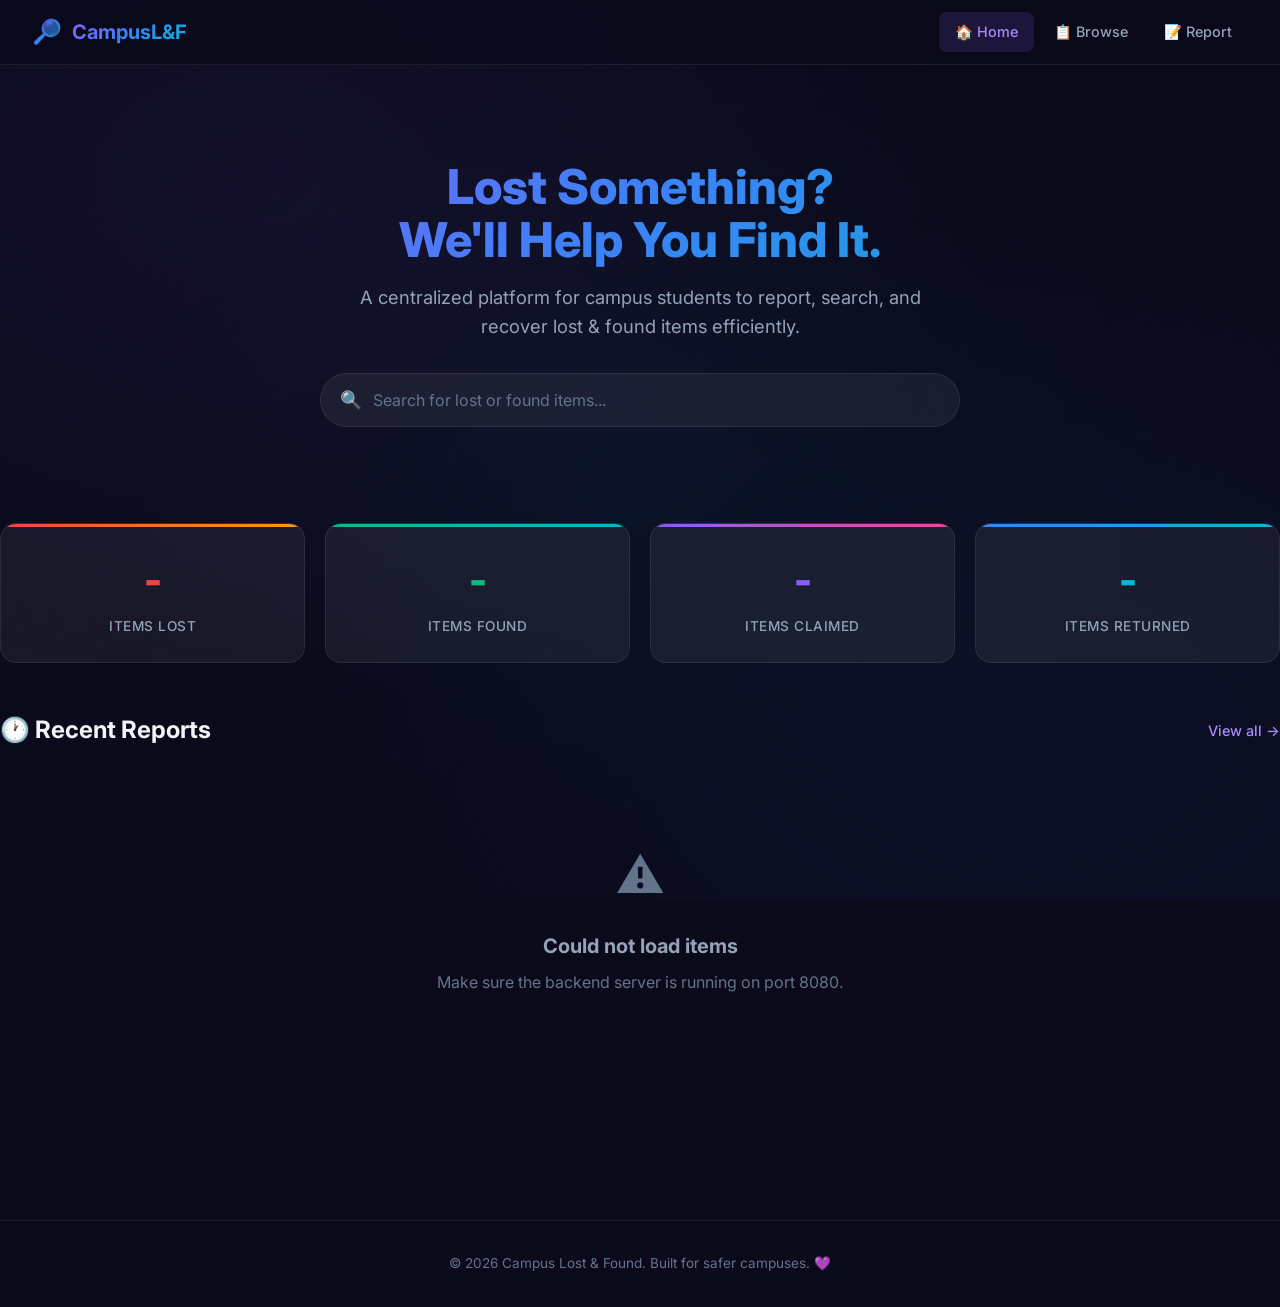
<file: frontend/index.html>
<!DOCTYPE html>
<html lang="en">
<head>
    <meta charset="UTF-8">
    <meta name="viewport" content="width=device-width, initial-scale=1.0">
    <meta name="description" content="Campus Lost and Found — Report, search, and recover lost items on campus">
    <title>Campus Lost & Found</title>
    <link rel="stylesheet" href="style.css">
</head>
<body>

    <!-- Navigation -->
    <nav class="navbar">
        <div class="navbar-inner">
            <a href="index.html" class="navbar-brand">
                <span class="icon">🔎</span>
                <span>CampusL&F</span>
            </a>
            <button class="nav-toggle" aria-label="Toggle navigation">☰</button>
            <ul class="nav-links">
                <li><a href="index.html" class="active">🏠 Home</a></li>
                <li><a href="browse.html">📋 Browse</a></li>
                <li><a href="report.html">📝 Report</a></li>
            </ul>
        </div>
    </nav>

    <div class="container page-content">
        <!-- Hero -->
        <section class="hero">
            <h1>Lost Something?<br>We'll Help You Find It.</h1>
            <p>A centralized platform for campus students to report, search, and recover lost & found items efficiently.</p>

            <form class="search-bar" onsubmit="heroSearch(event)">
                <span class="search-icon">🔍</span>
                <input type="text" id="hero-search-input" placeholder="Search for lost or found items..." autocomplete="off">
            </form>
        </section>

        <!-- Stats -->
        <section class="stats-grid">
            <div class="stat-card lost">
                <div class="stat-number" id="stat-lost">-</div>
                <div class="stat-label">Items Lost</div>
            </div>
            <div class="stat-card found">
                <div class="stat-number" id="stat-found">-</div>
                <div class="stat-label">Items Found</div>
            </div>
            <div class="stat-card claimed">
                <div class="stat-number" id="stat-claimed">-</div>
                <div class="stat-label">Items Claimed</div>
            </div>
            <div class="stat-card returned">
                <div class="stat-number" id="stat-returned">-</div>
                <div class="stat-label">Items Returned</div>
            </div>
        </section>

        <!-- Recent Items -->
        <section>
            <div class="section-header">
                <h2>🕐 Recent Reports</h2>
                <a href="browse.html">View all →</a>
            </div>
            <div class="items-grid" id="recent-items-grid">
                <div class="loading"><div class="spinner"></div></div>
            </div>
        </section>
    </div>

    <!-- Footer -->
    <footer class="footer">
        <p>© 2026 Campus Lost & Found. Built for safer campuses. 💜</p>
    </footer>

    <script src="app.js"></script>
    <script>
        document.addEventListener('DOMContentLoaded', () => {
            loadStats();
            loadRecentItems();
        });
    </script>
</body>
</html>
</file>
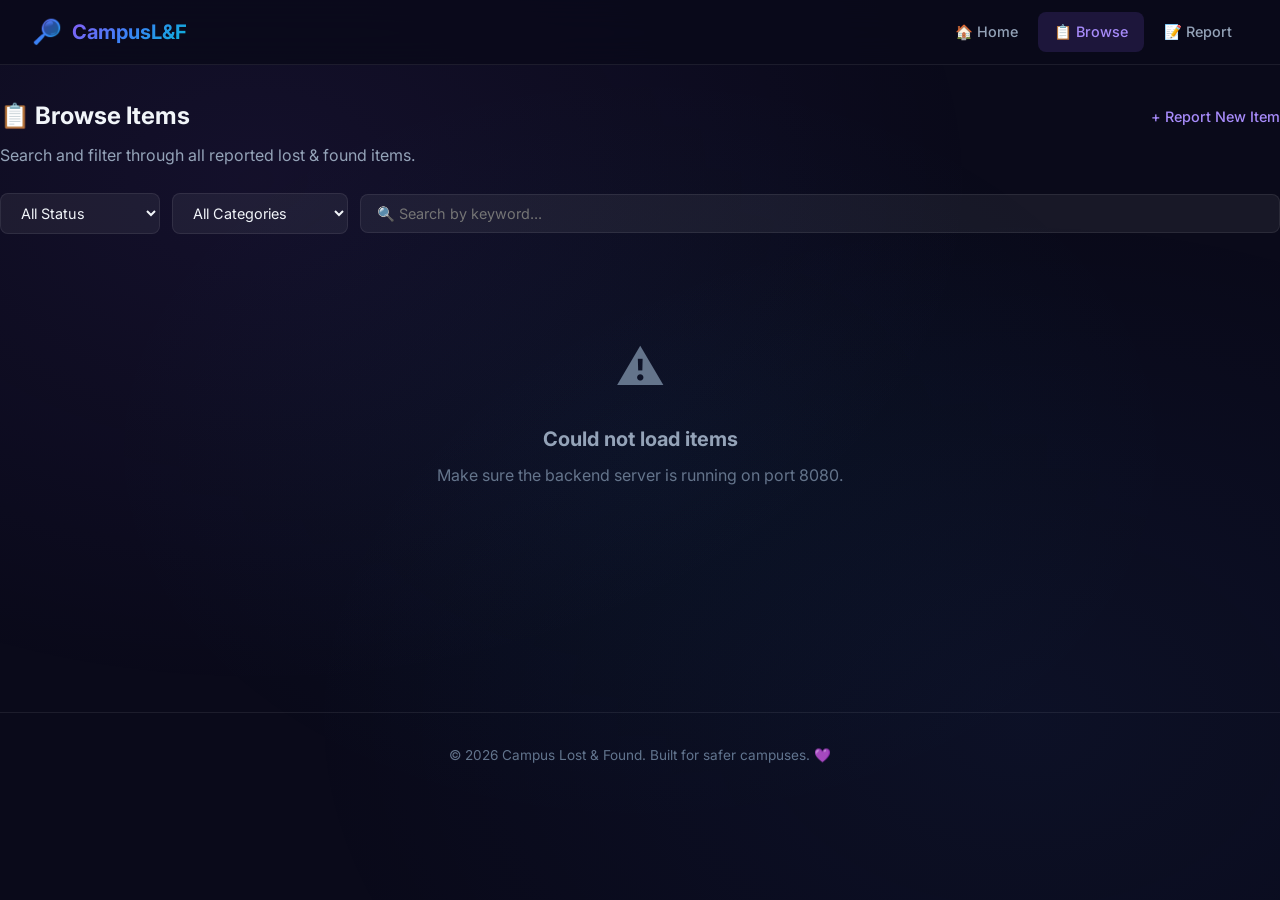
<file: frontend/browse.html>
<!DOCTYPE html>
<html lang="en">
<head>
    <meta charset="UTF-8">
    <meta name="viewport" content="width=device-width, initial-scale=1.0">
    <meta name="description" content="Browse and search for lost and found items on campus">
    <title>Browse Items — Campus Lost & Found</title>
    <link rel="stylesheet" href="style.css">
</head>
<body>

    <!-- Navigation -->
    <nav class="navbar">
        <div class="navbar-inner">
            <a href="index.html" class="navbar-brand">
                <span class="icon">🔎</span>
                <span>CampusL&F</span>
            </a>
            <button class="nav-toggle" aria-label="Toggle navigation">☰</button>
            <ul class="nav-links">
                <li><a href="index.html">🏠 Home</a></li>
                <li><a href="browse.html" class="active">📋 Browse</a></li>
                <li><a href="report.html">📝 Report</a></li>
            </ul>
        </div>
    </nav>

    <div class="container page-content">
        <div class="section-header" style="margin-bottom:0.5rem;">
            <h2>📋 Browse Items</h2>
            <a href="report.html">+ Report New Item</a>
        </div>
        <p style="color: var(--text-secondary); margin-bottom: 1.5rem;">Search and filter through all reported lost & found items.</p>

        <!-- Filters -->
        <div class="filter-bar">
            <select id="filter-status" onchange="loadBrowseItems()">
                <option value="">All Status</option>
                <option value="LOST">❌ Lost</option>
                <option value="FOUND">✅ Found</option>
                <option value="CLAIMED">🙋 Claimed</option>
                <option value="RETURNED">🔄 Returned</option>
            </select>
            <select id="filter-category" onchange="loadBrowseItems()">
                <option value="">All Categories</option>
                <option value="Electronics">📱 Electronics</option>
                <option value="Bags">🎒 Bags</option>
                <option value="Documents">📄 Documents</option>
                <option value="Keys">🔑 Keys</option>
                <option value="Clothing">👕 Clothing</option>
                <option value="Personal Items">🧴 Personal Items</option>
                <option value="Books">📚 Books</option>
                <option value="Accessories">⌚ Accessories</option>
                <option value="Other">📦 Other</option>
            </select>
            <input type="text" id="filter-keyword" placeholder="🔍 Search by keyword..."
                   oninput="debounceSearch()" style="flex:1; min-width:200px;">
        </div>

        <!-- Items Grid -->
        <div class="items-grid" id="browse-items-grid">
            <div class="loading"><div class="spinner"></div></div>
        </div>
    </div>

    <footer class="footer">
        <p>© 2026 Campus Lost & Found. Built for safer campuses. 💜</p>
    </footer>

    <script src="app.js"></script>
    <script>
        let searchTimeout;
        function debounceSearch() {
            clearTimeout(searchTimeout);
            searchTimeout = setTimeout(loadBrowseItems, 400);
        }

        document.addEventListener('DOMContentLoaded', () => {
            // Pre-fill keyword from URL if coming from hero search
            const urlKeyword = getQueryParam('keyword');
            if (urlKeyword) {
                document.getElementById('filter-keyword').value = urlKeyword;
            }
            loadBrowseItems();
        });
    </script>
</body>
</html>
</file>
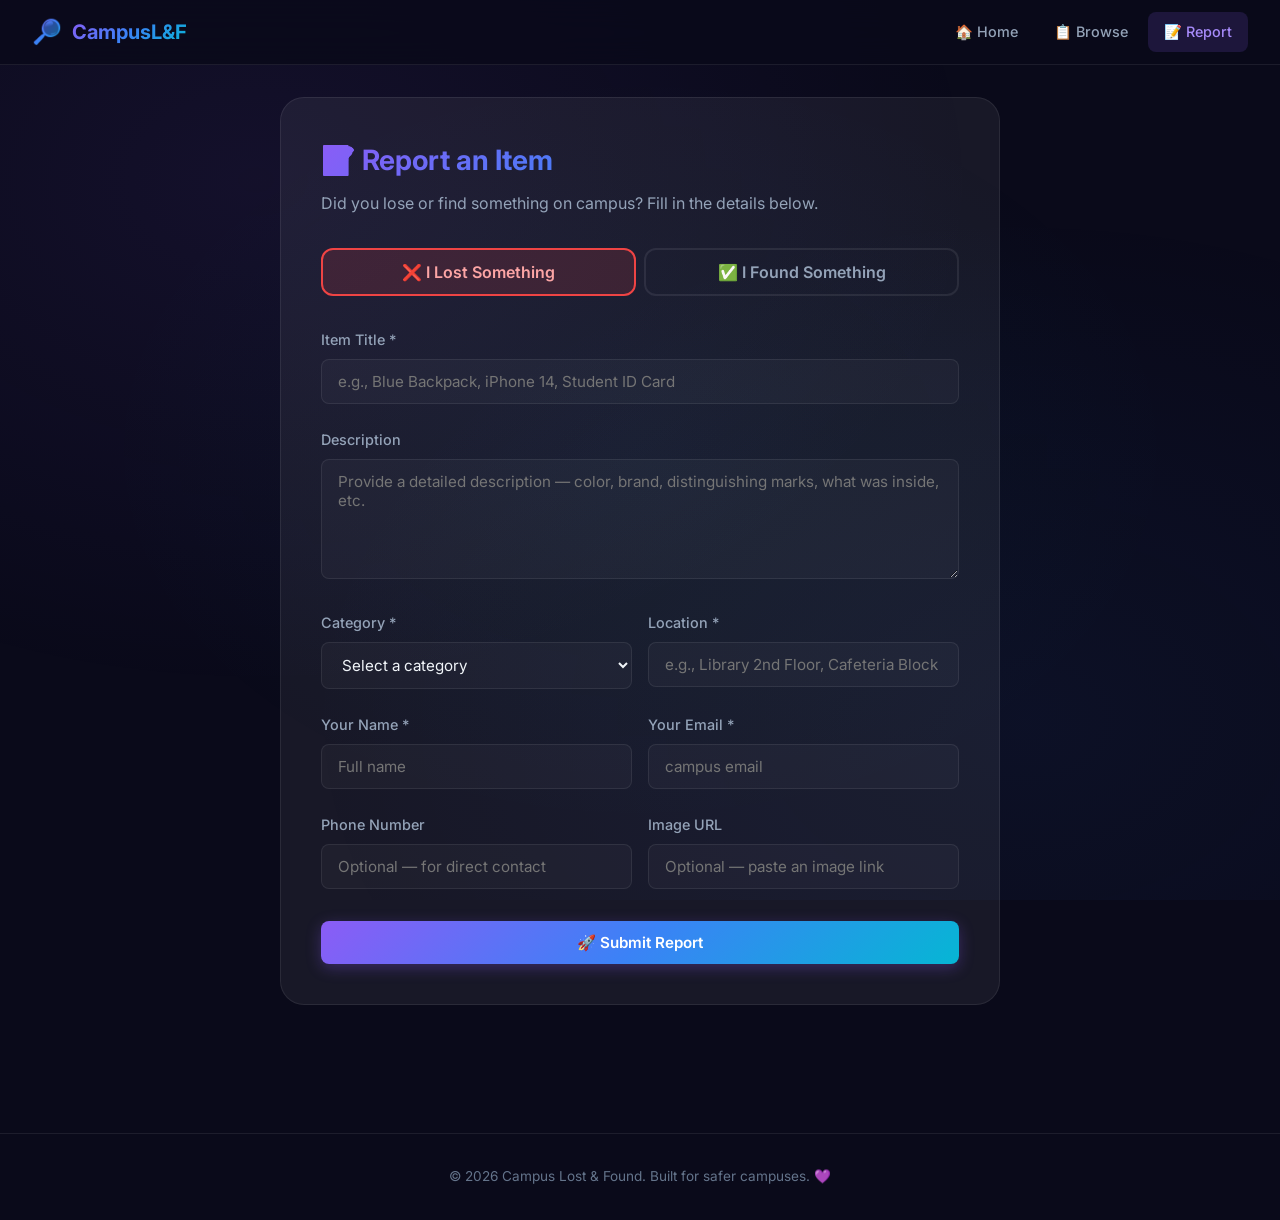
<file: frontend/report.html>
<!DOCTYPE html>
<html lang="en">
<head>
    <meta charset="UTF-8">
    <meta name="viewport" content="width=device-width, initial-scale=1.0">
    <meta name="description" content="Report a lost or found item on campus">
    <title>Report Item — Campus Lost & Found</title>
    <link rel="stylesheet" href="style.css">
</head>
<body>

    <!-- Navigation -->
    <nav class="navbar">
        <div class="navbar-inner">
            <a href="index.html" class="navbar-brand">
                <span class="icon">🔎</span>
                <span>CampusL&F</span>
            </a>
            <button class="nav-toggle" aria-label="Toggle navigation">☰</button>
            <ul class="nav-links">
                <li><a href="index.html">🏠 Home</a></li>
                <li><a href="browse.html">📋 Browse</a></li>
                <li><a href="report.html" class="active">📝 Report</a></li>
            </ul>
        </div>
    </nav>

    <div class="container page-content">
        <div class="form-container">
            <div class="form-card fade-in-up">
                <h2>📝 Report an Item</h2>
                <p class="form-subtitle">Did you lose or find something on campus? Fill in the details below.</p>

                <!-- Status Toggle -->
                <div class="status-toggle">
                    <button type="button" id="toggle-lost" class="active-lost" onclick="setReportType('LOST')">❌ I Lost Something</button>
                    <button type="button" id="toggle-found" onclick="setReportType('FOUND')">✅ I Found Something</button>
                </div>

                <form id="report-form" onsubmit="submitReport(event)">
                    <div class="form-group">
                        <label for="item-title">Item Title *</label>
                        <input type="text" id="item-title" required placeholder="e.g., Blue Backpack, iPhone 14, Student ID Card">
                    </div>

                    <div class="form-group">
                        <label for="item-description">Description</label>
                        <textarea id="item-description" placeholder="Provide a detailed description — color, brand, distinguishing marks, what was inside, etc."></textarea>
                    </div>

                    <div class="form-row">
                        <div class="form-group">
                            <label for="item-category">Category *</label>
                            <select id="item-category" required>
                                <option value="">Select a category</option>
                                <option value="Electronics">📱 Electronics</option>
                                <option value="Bags">🎒 Bags</option>
                                <option value="Documents">📄 Documents</option>
                                <option value="Keys">🔑 Keys</option>
                                <option value="Clothing">👕 Clothing</option>
                                <option value="Personal Items">🧴 Personal Items</option>
                                <option value="Books">📚 Books</option>
                                <option value="Accessories">⌚ Accessories</option>
                                <option value="Other">📦 Other</option>
                            </select>
                        </div>
                        <div class="form-group">
                            <label for="item-location">Location *</label>
                            <input type="text" id="item-location" required placeholder="e.g., Library 2nd Floor, Cafeteria Block A">
                        </div>
                    </div>

                    <div class="form-row">
                        <div class="form-group">
                            <label for="reporter-name">Your Name *</label>
                            <input type="text" id="reporter-name" required placeholder="Full name">
                        </div>
                        <div class="form-group">
                            <label for="reporter-email">Your Email *</label>
                            <input type="email" id="reporter-email" required placeholder="campus email">
                        </div>
                    </div>

                    <div class="form-row">
                        <div class="form-group">
                            <label for="reporter-phone">Phone Number</label>
                            <input type="tel" id="reporter-phone" placeholder="Optional — for direct contact">
                        </div>
                        <div class="form-group">
                            <label for="item-image-url">Image URL</label>
                            <input type="url" id="item-image-url" placeholder="Optional — paste an image link">
                        </div>
                    </div>

                    <button type="submit" class="btn btn-primary btn-block" style="margin-top:0.5rem;">
                        🚀 Submit Report
                    </button>
                </form>
            </div>
        </div>
    </div>

    <footer class="footer">
        <p>© 2026 Campus Lost & Found. Built for safer campuses. 💜</p>
    </footer>

    <script src="app.js"></script>
    <script>
        function setReportType(type) {
            const lostBtn = document.getElementById('toggle-lost');
            const foundBtn = document.getElementById('toggle-found');
            lostBtn.className = type === 'LOST' ? 'active-lost' : '';
            foundBtn.className = type === 'FOUND' ? 'active-found' : '';
        }
    </script>
</body>
</html>
</file>
<file: frontend/style.css>
/* ==========================================
   Campus Lost & Found — Global Stylesheet
   Modern dark theme with glassmorphism
   ========================================== */

@import url('https://fonts.googleapis.com/css2?family=Inter:wght@300;400;500;600;700;800&display=swap');

/* ---------- CSS Variables ---------- */
:root {
    --bg-primary: #0a0a1a;
    --bg-secondary: #12122a;
    --bg-card: rgba(255, 255, 255, 0.04);
    --bg-glass: rgba(255, 255, 255, 0.06);
    --bg-glass-hover: rgba(255, 255, 255, 0.1);
    --border-glass: rgba(255, 255, 255, 0.08);
    --border-active: rgba(139, 92, 246, 0.5);

    --text-primary: #f1f5f9;
    --text-secondary: #94a3b8;
    --text-muted: #64748b;

    --accent-purple: #8b5cf6;
    --accent-purple-light: #a78bfa;
    --accent-blue: #3b82f6;
    --accent-cyan: #06b6d4;
    --accent-green: #10b981;
    --accent-orange: #f59e0b;
    --accent-red: #ef4444;
    --accent-pink: #ec4899;

    --gradient-hero: linear-gradient(135deg, #8b5cf6 0%, #3b82f6 50%, #06b6d4 100%);
    --gradient-card: linear-gradient(135deg, rgba(139,92,246,0.1), rgba(59,130,246,0.05));
    --gradient-lost: linear-gradient(135deg, #ef4444, #f59e0b);
    --gradient-found: linear-gradient(135deg, #10b981, #06b6d4);

    --shadow-sm: 0 2px 8px rgba(0,0,0,0.3);
    --shadow-md: 0 4px 20px rgba(0,0,0,0.4);
    --shadow-lg: 0 8px 40px rgba(0,0,0,0.5);
    --shadow-glow: 0 0 30px rgba(139,92,246,0.15);

    --radius-sm: 8px;
    --radius-md: 12px;
    --radius-lg: 16px;
    --radius-xl: 24px;

    --transition-fast: 0.15s ease;
    --transition-normal: 0.3s ease;
    --transition-slow: 0.5s ease;
}

/* ---------- Reset & Base ---------- */
*, *::before, *::after {
    margin: 0;
    padding: 0;
    box-sizing: border-box;
}

html {
    scroll-behavior: smooth;
    font-size: 16px;
}

body {
    font-family: 'Inter', -apple-system, BlinkMacSystemFont, sans-serif;
    background: var(--bg-primary);
    color: var(--text-primary);
    line-height: 1.6;
    min-height: 100vh;
    overflow-x: hidden;
}

body::before {
    content: '';
    position: fixed;
    top: 0;
    left: 0;
    width: 100%;
    height: 100%;
    background:
        radial-gradient(ellipse at 20% 20%, rgba(139,92,246,0.08) 0%, transparent 50%),
        radial-gradient(ellipse at 80% 80%, rgba(59,130,246,0.06) 0%, transparent 50%),
        radial-gradient(ellipse at 50% 50%, rgba(6,182,212,0.04) 0%, transparent 60%);
    pointer-events: none;
    z-index: 0;
}

a {
    color: var(--accent-purple-light);
    text-decoration: none;
    transition: color var(--transition-fast);
}

a:hover {
    color: var(--accent-cyan);
}

img {
    max-width: 100%;
    border-radius: var(--radius-md);
}

/* ---------- Navigation ---------- */
.navbar {
    position: sticky;
    top: 0;
    z-index: 100;
    background: rgba(10, 10, 26, 0.85);
    backdrop-filter: blur(20px);
    -webkit-backdrop-filter: blur(20px);
    border-bottom: 1px solid var(--border-glass);
    padding: 0 2rem;
}

.navbar-inner {
    max-width: 1280px;
    margin: 0 auto;
    display: flex;
    align-items: center;
    justify-content: space-between;
    height: 64px;
}

.navbar-brand {
    display: flex;
    align-items: center;
    gap: 10px;
    font-weight: 700;
    font-size: 1.25rem;
    color: var(--text-primary);
}

.navbar-brand .icon {
    font-size: 1.5rem;
}

.navbar-brand span {
    background: var(--gradient-hero);
    -webkit-background-clip: text;
    -webkit-text-fill-color: transparent;
    background-clip: text;
}

.nav-links {
    display: flex;
    align-items: center;
    gap: 0.25rem;
    list-style: none;
}

.nav-links a {
    display: flex;
    align-items: center;
    gap: 6px;
    padding: 8px 16px;
    border-radius: var(--radius-sm);
    color: var(--text-secondary);
    font-size: 0.9rem;
    font-weight: 500;
    transition: all var(--transition-fast);
}

.nav-links a:hover,
.nav-links a.active {
    color: var(--text-primary);
    background: var(--bg-glass);
}

.nav-links a.active {
    background: rgba(139, 92, 246, 0.15);
    color: var(--accent-purple-light);
}

/* Mobile nav toggle */
.nav-toggle {
    display: none;
    background: none;
    border: none;
    color: var(--text-primary);
    font-size: 1.5rem;
    cursor: pointer;
}

/* ---------- Layout ---------- */
.container {
    max-width: 1280px;
    margin: 0 auto;
    padding: 0 2rem;
    position: relative;
    z-index: 1;
}

.page-content {
    padding: 2rem 0 4rem;
}

/* ---------- Hero Section ---------- */
.hero {
    text-align: center;
    padding: 4rem 0 3rem;
}

.hero h1 {
    font-size: 3rem;
    font-weight: 800;
    line-height: 1.1;
    margin-bottom: 1rem;
    background: var(--gradient-hero);
    -webkit-background-clip: text;
    -webkit-text-fill-color: transparent;
    background-clip: text;
}

.hero p {
    font-size: 1.15rem;
    color: var(--text-secondary);
    max-width: 600px;
    margin: 0 auto 2rem;
}

/* ---------- Search Bar ---------- */
.search-bar {
    max-width: 640px;
    margin: 0 auto 3rem;
    position: relative;
}

.search-bar input {
    width: 100%;
    padding: 16px 24px 16px 52px;
    background: var(--bg-glass);
    border: 1px solid var(--border-glass);
    border-radius: 100px;
    color: var(--text-primary);
    font-size: 1rem;
    font-family: inherit;
    outline: none;
    transition: all var(--transition-normal);
}

.search-bar input:focus {
    border-color: var(--border-active);
    box-shadow: var(--shadow-glow);
    background: var(--bg-glass-hover);
}

.search-bar input::placeholder {
    color: var(--text-muted);
}

.search-bar .search-icon {
    position: absolute;
    left: 20px;
    top: 50%;
    transform: translateY(-50%);
    color: var(--text-muted);
    font-size: 1.1rem;
}

/* ---------- Stats Grid ---------- */
.stats-grid {
    display: grid;
    grid-template-columns: repeat(auto-fit, minmax(200px, 1fr));
    gap: 1.25rem;
    margin-bottom: 3rem;
}

.stat-card {
    background: var(--bg-glass);
    border: 1px solid var(--border-glass);
    border-radius: var(--radius-lg);
    padding: 1.5rem;
    text-align: center;
    transition: all var(--transition-normal);
    position: relative;
    overflow: hidden;
}

.stat-card::before {
    content: '';
    position: absolute;
    top: 0;
    left: 0;
    right: 0;
    height: 3px;
    border-radius: var(--radius-lg) var(--radius-lg) 0 0;
}

.stat-card.lost::before { background: var(--gradient-lost); }
.stat-card.found::before { background: var(--gradient-found); }
.stat-card.claimed::before { background: linear-gradient(135deg, var(--accent-purple), var(--accent-pink)); }
.stat-card.returned::before { background: linear-gradient(135deg, var(--accent-blue), var(--accent-cyan)); }

.stat-card:hover {
    transform: translateY(-4px);
    background: var(--bg-glass-hover);
    box-shadow: var(--shadow-md);
}

.stat-card .stat-number {
    font-size: 2.5rem;
    font-weight: 800;
    margin-bottom: 0.25rem;
}

.stat-card.lost .stat-number { color: var(--accent-red); }
.stat-card.found .stat-number { color: var(--accent-green); }
.stat-card.claimed .stat-number { color: var(--accent-purple); }
.stat-card.returned .stat-number { color: var(--accent-cyan); }

.stat-card .stat-label {
    color: var(--text-secondary);
    font-size: 0.85rem;
    font-weight: 500;
    text-transform: uppercase;
    letter-spacing: 0.5px;
}

/* ---------- Section Headers ---------- */
.section-header {
    display: flex;
    align-items: center;
    justify-content: space-between;
    margin-bottom: 1.5rem;
}

.section-header h2 {
    font-size: 1.5rem;
    font-weight: 700;
}

.section-header a {
    font-size: 0.9rem;
    font-weight: 500;
    color: var(--accent-purple-light);
}

/* ---------- Item Cards ---------- */
.items-grid {
    display: grid;
    grid-template-columns: repeat(auto-fill, minmax(320px, 1fr));
    gap: 1.25rem;
    margin-bottom: 2rem;
}

.item-card {
    background: var(--bg-glass);
    border: 1px solid var(--border-glass);
    border-radius: var(--radius-lg);
    padding: 1.5rem;
    transition: all var(--transition-normal);
    cursor: pointer;
    position: relative;
    overflow: hidden;
}

.item-card:hover {
    transform: translateY(-4px);
    background: var(--bg-glass-hover);
    box-shadow: var(--shadow-md);
    border-color: var(--border-active);
}

.item-card-header {
    display: flex;
    align-items: flex-start;
    justify-content: space-between;
    margin-bottom: 0.75rem;
}

.item-card-header h3 {
    font-size: 1.1rem;
    font-weight: 600;
    flex: 1;
    margin-right: 0.75rem;
}

.status-badge {
    display: inline-flex;
    align-items: center;
    gap: 4px;
    padding: 4px 10px;
    border-radius: 100px;
    font-size: 0.7rem;
    font-weight: 600;
    text-transform: uppercase;
    letter-spacing: 0.5px;
    white-space: nowrap;
}

.status-badge.lost {
    background: rgba(239, 68, 68, 0.15);
    color: #fca5a5;
}

.status-badge.found {
    background: rgba(16, 185, 129, 0.15);
    color: #6ee7b7;
}

.status-badge.claimed {
    background: rgba(139, 92, 246, 0.15);
    color: #c4b5fd;
}

.status-badge.returned {
    background: rgba(6, 182, 212, 0.15);
    color: #67e8f9;
}

.item-card-body p {
    color: var(--text-secondary);
    font-size: 0.9rem;
    margin-bottom: 1rem;
    display: -webkit-box;
    -webkit-line-clamp: 2;
    -webkit-box-orient: vertical;
    overflow: hidden;
}

.item-card-meta {
    display: flex;
    flex-wrap: wrap;
    gap: 1rem;
    font-size: 0.8rem;
    color: var(--text-muted);
}

.item-card-meta span {
    display: flex;
    align-items: center;
    gap: 4px;
}

/* ---------- Filter Bar ---------- */
.filter-bar {
    display: flex;
    flex-wrap: wrap;
    gap: 0.75rem;
    margin-bottom: 2rem;
    align-items: center;
}

.filter-bar select,
.filter-bar input {
    padding: 10px 16px;
    background: var(--bg-glass);
    border: 1px solid var(--border-glass);
    border-radius: var(--radius-sm);
    color: var(--text-primary);
    font-family: inherit;
    font-size: 0.9rem;
    outline: none;
    transition: all var(--transition-fast);
    min-width: 160px;
}

.filter-bar select:focus,
.filter-bar input:focus {
    border-color: var(--border-active);
    box-shadow: 0 0 0 3px rgba(139, 92, 246, 0.1);
}

.filter-bar select option {
    background: var(--bg-secondary);
    color: var(--text-primary);
}

/* ---------- Forms ---------- */
.form-container {
    max-width: 720px;
    margin: 0 auto;
}

.form-card {
    background: var(--bg-glass);
    border: 1px solid var(--border-glass);
    border-radius: var(--radius-xl);
    padding: 2.5rem;
}

.form-card h2 {
    font-size: 1.75rem;
    font-weight: 700;
    margin-bottom: 0.5rem;
    background: var(--gradient-hero);
    -webkit-background-clip: text;
    -webkit-text-fill-color: transparent;
    background-clip: text;
}

.form-card .form-subtitle {
    color: var(--text-secondary);
    margin-bottom: 2rem;
}

.form-group {
    margin-bottom: 1.5rem;
}

.form-group label {
    display: block;
    margin-bottom: 0.5rem;
    font-weight: 500;
    font-size: 0.9rem;
    color: var(--text-secondary);
}

.form-group input,
.form-group select,
.form-group textarea {
    width: 100%;
    padding: 12px 16px;
    background: rgba(255, 255, 255, 0.03);
    border: 1px solid var(--border-glass);
    border-radius: var(--radius-sm);
    color: var(--text-primary);
    font-family: inherit;
    font-size: 0.95rem;
    outline: none;
    transition: all var(--transition-fast);
}

.form-group input:focus,
.form-group select:focus,
.form-group textarea:focus {
    border-color: var(--border-active);
    box-shadow: 0 0 0 3px rgba(139, 92, 246, 0.1);
    background: rgba(255, 255, 255, 0.05);
}

.form-group textarea {
    min-height: 120px;
    resize: vertical;
}

.form-group select option {
    background: var(--bg-secondary);
}

.form-row {
    display: grid;
    grid-template-columns: 1fr 1fr;
    gap: 1rem;
}

/* Status toggle */
.status-toggle {
    display: flex;
    gap: 0.5rem;
    margin-bottom: 2rem;
}

.status-toggle button {
    flex: 1;
    padding: 12px 20px;
    border: 2px solid var(--border-glass);
    border-radius: var(--radius-md);
    background: transparent;
    color: var(--text-secondary);
    font-family: inherit;
    font-size: 1rem;
    font-weight: 600;
    cursor: pointer;
    transition: all var(--transition-normal);
}

.status-toggle button:hover {
    border-color: var(--text-muted);
    color: var(--text-primary);
}

.status-toggle button.active-lost {
    background: rgba(239, 68, 68, 0.15);
    border-color: var(--accent-red);
    color: #fca5a5;
}

.status-toggle button.active-found {
    background: rgba(16, 185, 129, 0.15);
    border-color: var(--accent-green);
    color: #6ee7b7;
}

/* ---------- Buttons ---------- */
.btn {
    display: inline-flex;
    align-items: center;
    justify-content: center;
    gap: 8px;
    padding: 12px 24px;
    border: none;
    border-radius: var(--radius-sm);
    font-family: inherit;
    font-size: 0.95rem;
    font-weight: 600;
    cursor: pointer;
    transition: all var(--transition-normal);
}

.btn-primary {
    background: var(--gradient-hero);
    color: white;
    box-shadow: 0 4px 15px rgba(139, 92, 246, 0.3);
}

.btn-primary:hover {
    transform: translateY(-2px);
    box-shadow: 0 6px 25px rgba(139, 92, 246, 0.4);
}

.btn-secondary {
    background: var(--bg-glass);
    border: 1px solid var(--border-glass);
    color: var(--text-primary);
}

.btn-secondary:hover {
    background: var(--bg-glass-hover);
}

.btn-success {
    background: linear-gradient(135deg, var(--accent-green), #059669);
    color: white;
}

.btn-success:hover {
    transform: translateY(-2px);
    box-shadow: 0 4px 15px rgba(16, 185, 129, 0.3);
}

.btn-danger {
    background: linear-gradient(135deg, var(--accent-red), #dc2626);
    color: white;
}

.btn-danger:hover {
    transform: translateY(-2px);
    box-shadow: 0 4px 15px rgba(239, 68, 68, 0.3);
}

.btn-sm {
    padding: 6px 14px;
    font-size: 0.8rem;
}

.btn-block {
    width: 100%;
}

/* ---------- Item Detail Page ---------- */
.item-detail {
    max-width: 800px;
    margin: 0 auto;
}

.item-detail-card {
    background: var(--bg-glass);
    border: 1px solid var(--border-glass);
    border-radius: var(--radius-xl);
    padding: 2.5rem;
    margin-bottom: 2rem;
}

.item-detail-card h1 {
    font-size: 2rem;
    font-weight: 700;
    margin-bottom: 1rem;
}

.item-detail-card .meta-grid {
    display: grid;
    grid-template-columns: repeat(auto-fit, minmax(200px, 1fr));
    gap: 1.25rem;
    margin: 1.5rem 0;
    padding: 1.5rem;
    background: rgba(255,255,255,0.02);
    border-radius: var(--radius-md);
}

.meta-item {
    display: flex;
    flex-direction: column;
    gap: 4px;
}

.meta-item .meta-label {
    font-size: 0.75rem;
    text-transform: uppercase;
    letter-spacing: 0.5px;
    color: var(--text-muted);
    font-weight: 600;
}

.meta-item .meta-value {
    font-size: 0.95rem;
    color: var(--text-primary);
}

.item-description {
    color: var(--text-secondary);
    line-height: 1.8;
    margin-bottom: 1.5rem;
    font-size: 1rem;
}

/* ---------- Claims Section ---------- */
.claims-section {
    margin-top: 2rem;
}

.claims-section h3 {
    font-size: 1.25rem;
    font-weight: 600;
    margin-bottom: 1rem;
}

.claim-card {
    background: rgba(255,255,255,0.02);
    border: 1px solid var(--border-glass);
    border-radius: var(--radius-md);
    padding: 1.25rem;
    margin-bottom: 0.75rem;
    display: flex;
    align-items: center;
    justify-content: space-between;
    gap: 1rem;
}

.claim-info h4 {
    font-size: 0.95rem;
    font-weight: 600;
    margin-bottom: 0.25rem;
}

.claim-info p {
    color: var(--text-secondary);
    font-size: 0.85rem;
}

.claim-actions {
    display: flex;
    gap: 0.5rem;
    flex-shrink: 0;
}

/* ---------- Alerts / Toasts ---------- */
.toast-container {
    position: fixed;
    top: 80px;
    right: 20px;
    z-index: 1000;
    display: flex;
    flex-direction: column;
    gap: 0.5rem;
}

.toast {
    padding: 14px 20px;
    border-radius: var(--radius-md);
    font-size: 0.9rem;
    font-weight: 500;
    animation: slideInRight 0.3s ease, fadeOut 0.3s ease 2.7s;
    animation-fill-mode: forwards;
    min-width: 280px;
    box-shadow: var(--shadow-lg);
}

.toast.success {
    background: rgba(16, 185, 129, 0.15);
    border: 1px solid rgba(16, 185, 129, 0.3);
    color: #6ee7b7;
}

.toast.error {
    background: rgba(239, 68, 68, 0.15);
    border: 1px solid rgba(239, 68, 68, 0.3);
    color: #fca5a5;
}

.toast.info {
    background: rgba(59, 130, 246, 0.15);
    border: 1px solid rgba(59, 130, 246, 0.3);
    color: #93c5fd;
}

/* ---------- Empty State ---------- */
.empty-state {
    text-align: center;
    padding: 4rem 2rem;
    color: var(--text-muted);
}

.empty-state .empty-icon {
    font-size: 3rem;
    margin-bottom: 1rem;
}

.empty-state h3 {
    font-size: 1.25rem;
    color: var(--text-secondary);
    margin-bottom: 0.5rem;
}

/* ---------- Loading Spinner ---------- */
.loading {
    display: flex;
    align-items: center;
    justify-content: center;
    padding: 3rem;
}

.spinner {
    width: 40px;
    height: 40px;
    border: 3px solid var(--border-glass);
    border-top-color: var(--accent-purple);
    border-radius: 50%;
    animation: spin 0.8s linear infinite;
}

/* ---------- Footer ---------- */
.footer {
    text-align: center;
    padding: 2rem;
    color: var(--text-muted);
    font-size: 0.85rem;
    border-top: 1px solid var(--border-glass);
    margin-top: 4rem;
}

/* ---------- Animations ---------- */
@keyframes spin {
    to { transform: rotate(360deg); }
}

@keyframes slideInRight {
    from { transform: translateX(100%); opacity: 0; }
    to { transform: translateX(0); opacity: 1; }
}

@keyframes fadeOut {
    from { opacity: 1; }
    to { opacity: 0; }
}

@keyframes fadeInUp {
    from { transform: translateY(20px); opacity: 0; }
    to { transform: translateY(0); opacity: 1; }
}

.fade-in-up {
    animation: fadeInUp 0.5s ease forwards;
}

/* ---------- Responsive ---------- */
@media (max-width: 768px) {
    .hero h1 {
        font-size: 2rem;
    }

    .hero p {
        font-size: 1rem;
    }

    .navbar-inner {
        flex-wrap: wrap;
    }

    .nav-links {
        display: none;
        width: 100%;
        flex-direction: column;
        padding: 1rem 0;
        gap: 0.25rem;
    }

    .nav-links.open {
        display: flex;
    }

    .nav-toggle {
        display: block;
    }

    .form-row {
        grid-template-columns: 1fr;
    }

    .items-grid {
        grid-template-columns: 1fr;
    }

    .stats-grid {
        grid-template-columns: repeat(2, 1fr);
    }

    .item-detail-card {
        padding: 1.5rem;
    }

    .form-card {
        padding: 1.5rem;
    }

    .claim-card {
        flex-direction: column;
        align-items: flex-start;
    }
}
</file>
